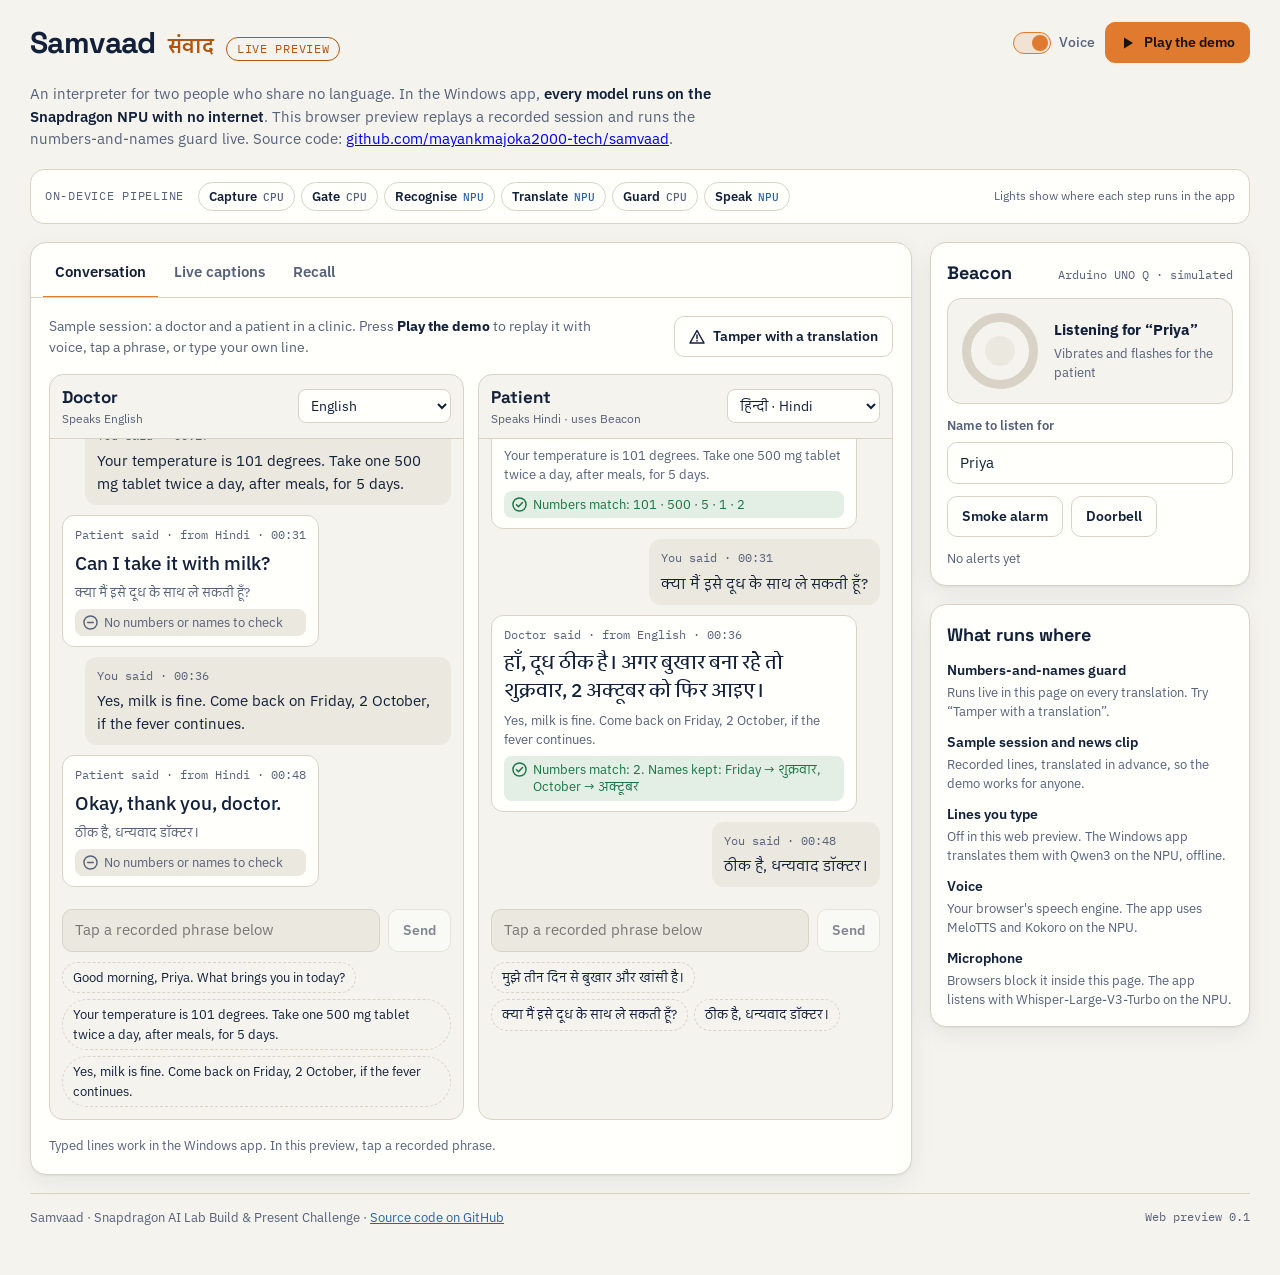
<file: web/index.html>
<!doctype html><html><head><meta charset=utf8><meta name=viewport content="width=device-width,initial-scale=1,viewport-fit=cover"><style>:root{color-scheme:light;box-sizing:border-box;padding-top:env(safe-area-inset-top,0px);padding-bottom:env(safe-area-inset-bottom,0px)}html{scroll-padding-top:env(safe-area-inset-top,0px)}body{margin:0;padding:0;font:14px -apple-system,BlinkMacSystemFont,sans-serif;background:#faf9f5;color:#141413}img{max-width:100%}[hidden]:not([hidden=until-found i]){display:none!important}</style></head><body>
<title>Samvaad Live</title>
<link rel="preconnect" href="https://fonts.googleapis.com">
<link rel="preconnect" href="https://fonts.gstatic.com" crossorigin>
<link rel="stylesheet" href="https://fonts.googleapis.com/css2?family=IBM+Plex+Mono:wght@400;500&family=IBM+Plex+Sans+Devanagari:wght@400;600&family=IBM+Plex+Sans:wght@400;500;600&family=Space+Grotesk:wght@500;700&display=swap">
<style>
/* Layout: an interpreter console. Pipeline strip on top, the working surface (conversation / captions / recall) on the left, the Beacon device and an honest "what runs where" card on the right rail. */
:root {
  --bg: #F4F3EE;
  --surface: #FFFFFC;
  --surface-2: #EBE8DF;
  --ink: #122039;
  --muted: #56617A;
  --line: #D8D3C6;
  --accent: #B3530E;
  --accent-fill: #E07A2E;
  --accent-soft: rgba(224, 122, 46, 0.14);
  --on-accent: #1B1206;
  --npu: #2A64A8;
  --npu-soft: rgba(42, 100, 168, 0.12);
  --good: #1B7446;
  --good-soft: rgba(27, 116, 70, 0.12);
  --warn: #8A5B00;
  --warn-soft: rgba(176, 120, 0, 0.14);
  --bad: #B3261E;
  --bad-soft: rgba(179, 38, 30, 0.11);
  --frame-bg: #0B1426;
  --frame-ink: #F4F6FA;
  --frame-muted: #A9B6CB;
  --frame-bar: rgba(6, 11, 24, 0.84);
  --shadow: 0 1px 2px rgba(18, 32, 57, 0.06), 0 8px 24px rgba(18, 32, 57, 0.06);
  --f-display: 'Space Grotesk', 'IBM Plex Sans', Arial, sans-serif;
  --f-body: 'IBM Plex Sans', 'IBM Plex Sans Devanagari', system-ui, -apple-system, 'Segoe UI', sans-serif;
  --f-mono: 'IBM Plex Mono', ui-monospace, 'SFMono-Regular', Menlo, monospace;
}
@media (prefers-color-scheme: dark) {
  :root:not([data-theme="light"]) {
    --bg: #0D1729; --surface: #15233B; --surface-2: #1C2D4A; --ink: #EDF0F5; --muted: #9DAAC0; --line: #2A3C5C;
    --accent: #F2984A; --accent-soft: rgba(240, 145, 63, 0.16); --npu: #86B5EC; --npu-soft: rgba(134, 181, 236, 0.14);
    --good: #66D19A; --good-soft: rgba(102, 209, 154, 0.13); --warn: #E8B955; --warn-soft: rgba(232, 185, 85, 0.14);
    --bad: #F2877E; --bad-soft: rgba(242, 135, 126, 0.14); --shadow: 0 1px 2px rgba(0, 0, 0, 0.3), 0 8px 24px rgba(0, 0, 0, 0.25);
    color-scheme: dark;
  }
}
:root[data-theme="dark"] {
  --bg: #0D1729; --surface: #15233B; --surface-2: #1C2D4A; --ink: #EDF0F5; --muted: #9DAAC0; --line: #2A3C5C;
  --accent: #F2984A; --accent-soft: rgba(240, 145, 63, 0.16); --npu: #86B5EC; --npu-soft: rgba(134, 181, 236, 0.14);
  --good: #66D19A; --good-soft: rgba(102, 209, 154, 0.13); --warn: #E8B955; --warn-soft: rgba(232, 185, 85, 0.14);
  --bad: #F2877E; --bad-soft: rgba(242, 135, 126, 0.14); --shadow: 0 1px 2px rgba(0, 0, 0, 0.3), 0 8px 24px rgba(0, 0, 0, 0.25);
  color-scheme: dark;
}
* { box-sizing: border-box; }
body { background: var(--bg); color: var(--ink); font-family: var(--f-body); font-size: 15px; line-height: 1.5; }
.app { max-width: 1260px; margin: 0 auto; padding-inline: 20px; padding-block: 20px 48px; display: flex; flex-direction: column; gap: 18px; }
h1, h2, h3 { font-family: var(--f-display); margin: 0; text-wrap: balance; }
p { margin: 0; }
button, input, select { font: inherit; color: inherit; }
button:focus-visible, input:focus-visible, select:focus-visible, [tabindex]:focus-visible { outline: 2px solid var(--npu); outline-offset: 2px; }

/* Header */
.top { display: flex; flex-wrap: wrap; align-items: center; justify-content: space-between; gap: 14px; }
.brand { display: flex; align-items: baseline; flex-wrap: wrap; gap: 10px 12px; }
.brand h1 { font-size: 30px; font-weight: 700; letter-spacing: -0.02em; }
.brand .deva { font-family: 'IBM Plex Sans Devanagari', var(--f-body); color: var(--accent); font-size: 20px; font-weight: 600; }
.tag { font-family: var(--f-mono); font-size: 12px; letter-spacing: 0.06em; text-transform: uppercase; color: var(--accent); border: 1px solid currentColor; border-radius: 999px; padding: 2px 10px; }
.top-actions { display: flex; align-items: center; gap: 10px; flex-wrap: wrap; }
.lede { color: var(--muted); max-width: 78ch; font-size: 15px; }
.lede b { color: var(--ink); font-weight: 600; }

/* Buttons and controls */
.btn { display: inline-flex; align-items: center; justify-content: center; gap: 8px; border: 1px solid var(--line); background: var(--surface); color: var(--ink); border-radius: 10px; padding: 9px 14px; font-weight: 600; font-size: 14px; cursor: pointer; transition: background 0.15s, border-color 0.15s; white-space: nowrap; }
.btn:hover { border-color: var(--muted); }
.btn:disabled { opacity: 0.5; cursor: not-allowed; }
.btn.primary { background: var(--accent-fill); border-color: var(--accent-fill); color: var(--on-accent); }
.btn.primary:hover { filter: brightness(1.05); }
.btn.ghost { background: transparent; }
.btn svg { width: 16px; height: 16px; flex: none; }
.switch { display: inline-flex; align-items: center; gap: 8px; font-size: 14px; font-weight: 500; cursor: pointer; user-select: none; }
.switch input { appearance: none; width: 38px; height: 22px; border-radius: 999px; background: var(--surface-2); border: 1px solid var(--line); position: relative; cursor: pointer; margin: 0; transition: background 0.15s; }
.switch input::after { content: ""; position: absolute; top: 2px; left: 2px; width: 16px; height: 16px; border-radius: 50%; background: var(--muted); transition: transform 0.15s, background 0.15s; }
.switch input:checked { background: var(--accent-soft); border-color: var(--accent-fill); }
.switch input:checked::after { transform: translateX(16px); background: var(--accent-fill); }
.seg { display: inline-flex; border: 1px solid var(--line); border-radius: 10px; overflow: hidden; background: var(--surface); }
.seg button { border: 0; background: transparent; padding: 7px 12px; font-size: 14px; font-weight: 500; cursor: pointer; color: var(--muted); }
.seg button[aria-pressed="true"] { background: var(--surface-2); color: var(--ink); font-weight: 600; }
select { border: 1px solid var(--line); background: var(--surface); border-radius: 8px; padding: 6px 8px; font-size: 14px; max-width: 100%; }
input[type="text"] { border: 1px solid var(--line); background: var(--surface); border-radius: 10px; padding: 9px 12px; font-size: 15px; width: 100%; min-width: 0; }
input[type="text"]:disabled { background: var(--surface-2); color: var(--muted); }
label { font-size: 13px; font-weight: 600; color: var(--muted); }

/* Pipeline strip */
.pipeline { display: flex; align-items: center; flex-wrap: wrap; gap: 10px 14px; background: var(--surface); border: 1px solid var(--line); border-radius: 14px; padding: 12px 14px; }
.pipe-label { font-family: var(--f-mono); font-size: 12px; letter-spacing: 0.06em; text-transform: uppercase; color: var(--muted); }
.stages { list-style: none; margin: 0; padding: 0; display: flex; flex-wrap: wrap; align-items: center; gap: 6px; }
.stage { display: inline-flex; align-items: baseline; gap: 6px; border: 1px solid var(--line); border-radius: 999px; padding: 4px 10px; font-size: 13px; font-weight: 600; transition: background 0.12s, border-color 0.12s, color 0.12s; }
.stage small { font-family: var(--f-mono); font-size: 11px; font-weight: 500; color: var(--muted); }
.stage.npu small { color: var(--npu); }
.stage.on { background: var(--accent-soft); border-color: var(--accent-fill); color: var(--ink); }
.stage.on small { color: var(--accent); }
.pipe-note { font-size: 12px; color: var(--muted); margin-left: auto; }

/* Layout */
.layout { display: grid; grid-template-columns: minmax(0, 1fr) 320px; gap: 18px; align-items: start; }
.main { background: var(--surface); border: 1px solid var(--line); border-radius: 16px; box-shadow: var(--shadow); min-width: 0; }
.tabs { display: flex; gap: 4px; border-bottom: 1px solid var(--line); padding: 8px 12px 0; overflow-x: auto; }
.tab { border: 0; background: transparent; padding: 10px 12px 12px; font-weight: 600; font-size: 15px; color: var(--muted); cursor: pointer; border-bottom: 2px solid transparent; margin-bottom: -1px; white-space: nowrap; }
.tab[aria-selected="true"] { color: var(--ink); border-bottom-color: var(--accent-fill); }
.panel { padding: 18px; display: flex; flex-direction: column; gap: 16px; }
.bar { display: flex; flex-wrap: wrap; align-items: center; justify-content: space-between; gap: 10px 16px; }
.hint { color: var(--muted); font-size: 14px; max-width: 70ch; }
.hint b { color: var(--ink); }

/* Conversation */
.panes { display: grid; grid-template-columns: 1fr 1fr; gap: 14px; }
.pane { border: 1px solid var(--line); border-radius: 14px; background: var(--bg); display: flex; flex-direction: column; min-width: 0; }
.pane-head { display: flex; align-items: center; justify-content: space-between; gap: 10px; padding: 10px 12px; border-bottom: 1px solid var(--line); }
.who { display: flex; flex-direction: column; }
.who b { font-family: var(--f-display); font-size: 17px; }
.who span { font-size: 12px; color: var(--muted); }
.msgs { display: flex; flex-direction: column; gap: 10px; padding: 12px; min-height: 260px; max-height: 460px; overflow-y: auto; }
.msg { border-radius: 12px; padding: 10px 12px; display: flex; flex-direction: column; gap: 6px; max-width: 94%; min-width: 0; }
.msg .meta { font-family: var(--f-mono); font-size: 11.5px; color: var(--muted); }
.msg.own { align-self: flex-end; background: var(--surface-2); }
.msg.own .txt { font-size: 15px; }
.msg.in { align-self: flex-start; background: var(--surface); border: 1px solid var(--line); }
.msg.in .txt { font-size: 19px; line-height: 1.45; font-weight: 500; }
.msg .orig { font-size: 13px; color: var(--muted); }
.msg.flash { animation: flash 1.2s ease-out; }
@keyframes flash { from { box-shadow: 0 0 0 3px var(--accent-fill); } to { box-shadow: 0 0 0 0 transparent; } }
.msg.pending .txt { color: var(--muted); font-size: 14px; font-weight: 500; }
.dots { display: inline-flex; gap: 4px; align-items: center; }
.dots i { width: 6px; height: 6px; border-radius: 50%; background: var(--muted); animation: blink 1s infinite; }
.dots i:nth-child(2) { animation-delay: 0.15s; }
.dots i:nth-child(3) { animation-delay: 0.3s; }
@keyframes blink { 0%, 100% { opacity: 0.25; } 50% { opacity: 1; } }
.guard { display: flex; align-items: flex-start; gap: 6px; font-size: 12.5px; line-height: 1.4; border-radius: 8px; padding: 5px 8px; }
.guard svg { width: 15px; height: 15px; flex: none; margin-top: 1px; }
.guard.pass { color: var(--good); background: var(--good-soft); }
.guard.confirm { color: var(--warn); background: var(--warn-soft); }
.guard.hold { color: var(--bad); background: var(--bad-soft); }
.guard.none { color: var(--muted); background: var(--surface-2); }
.msg.held .txt { text-decoration: line-through; text-decoration-color: var(--bad); text-decoration-thickness: 2px; }
.composer { display: flex; gap: 8px; padding: 10px 12px 0; }
.phrases { display: flex; flex-wrap: wrap; gap: 6px; padding: 10px 12px 12px; }
.chip { border: 1px dashed var(--line); background: transparent; border-radius: 999px; padding: 5px 10px; font-size: 13px; cursor: pointer; color: var(--ink); text-align: left; max-width: 100%; }
.chip:hover { border-style: solid; border-color: var(--muted); }
.note { font-size: 13px; color: var(--muted); }
.note.warn { color: var(--warn); }

/* Captions */
.frame { position: relative; width: 100%; max-width: 100%; aspect-ratio: 16 / 9; border-radius: 14px; overflow: hidden; background:
  radial-gradient(120% 90% at 78% 18%, rgba(224, 122, 46, 0.28), transparent 55%),
  radial-gradient(90% 80% at 12% 90%, rgba(42, 100, 168, 0.35), transparent 60%),
  linear-gradient(160deg, #13223D, var(--frame-bg)); color: var(--frame-ink); }
.frame-top { position: absolute; top: 12px; left: 14px; right: 14px; display: flex; justify-content: space-between; align-items: center; gap: 10px; font-family: var(--f-mono); font-size: 12px; color: var(--frame-muted); }
.onair { display: inline-flex; align-items: center; gap: 6px; }
.onair::before { content: ""; width: 8px; height: 8px; border-radius: 50%; background: var(--frame-muted); }
.frame.playing .onair::before { background: #F0913F; }
.bars { display: inline-flex; align-items: flex-end; gap: 3px; height: 18px; }
.bars i { width: 4px; height: 4px; background: var(--frame-muted); border-radius: 2px; }
.frame.playing .bars i { animation: level 0.9s ease-in-out infinite; background: var(--frame-ink); }
.frame.playing .bars i:nth-child(2) { animation-delay: 0.1s; }
.frame.playing .bars i:nth-child(3) { animation-delay: 0.25s; }
.frame.playing .bars i:nth-child(4) { animation-delay: 0.05s; }
.frame.playing .bars i:nth-child(5) { animation-delay: 0.3s; }
@keyframes level { 0%, 100% { height: 4px; } 50% { height: 18px; } }
.lower-third { position: absolute; left: 14px; top: 40%; display: flex; flex-direction: column; gap: 2px; }
.lower-third b { font-family: var(--f-display); font-size: clamp(18px, 3.4vw, 30px); letter-spacing: -0.01em; }
.lower-third span { font-size: 13px; color: var(--frame-muted); }
.capbar { position: absolute; left: 0; right: 0; bottom: 0; background: var(--frame-bar); padding: 10px 16px 12px; display: flex; flex-direction: column; gap: 3px; min-height: 30%; justify-content: flex-end; }
.capbar .src { font-size: clamp(12px, 1.8vw, 15px); color: var(--frame-muted); min-height: 1.4em; }
.capbar .src .partial { opacity: 0.5; font-style: italic; }
.capbar .dst { font-size: clamp(15px, 2.6vw, 22px); font-weight: 600; line-height: 1.35; min-height: 1.35em; }
.cap-log { list-style: none; margin: 0; padding: 0; display: flex; flex-direction: column; gap: 10px; }
.cap-log li { display: grid; grid-template-columns: 52px minmax(0, 1fr); gap: 4px 12px; padding: 10px 0; border-top: 1px solid var(--line); }
.cap-log .time { font-family: var(--f-mono); font-size: 12px; color: var(--muted); padding-top: 3px; }
.cap-log .line { font-size: 16px; font-weight: 500; }
.cap-log .orig { font-size: 13px; color: var(--muted); }
.cap-log .body { display: flex; flex-direction: column; gap: 4px; min-width: 0; }

/* Recall */
.recall { display: grid; grid-template-columns: minmax(0, 1fr) minmax(0, 1fr); gap: 18px; align-items: start; }
.ask { display: flex; flex-direction: column; gap: 10px; }
.ask-row { display: flex; gap: 8px; }
.chips { display: flex; flex-wrap: wrap; gap: 6px; }
.answer { border: 1px solid var(--line); border-radius: 12px; padding: 14px; background: var(--bg); display: flex; flex-direction: column; gap: 10px; min-height: 120px; }
.answer .a-text { font-size: 18px; line-height: 1.45; font-weight: 500; }
.answer .a-empty { color: var(--muted); font-size: 14px; }
.cites { display: flex; flex-wrap: wrap; gap: 6px; align-items: center; font-size: 13px; color: var(--muted); }
.cite { font-family: var(--f-mono); font-size: 12px; border: 1px solid var(--line); background: var(--surface); border-radius: 6px; padding: 2px 8px; cursor: pointer; color: var(--ink); }
.moment { border-left: 3px solid var(--line); padding-left: 10px; display: flex; flex-direction: column; gap: 2px; }
.moment .meta { font-family: var(--f-mono); font-size: 12px; color: var(--muted); }
.transcript-wrap { display: flex; flex-direction: column; gap: 8px; min-width: 0; }
.transcript { list-style: none; margin: 0; padding: 0; display: flex; flex-direction: column; max-height: 520px; overflow-y: auto; border: 1px solid var(--line); border-radius: 12px; }
.transcript li { display: grid; grid-template-columns: 50px minmax(0, 1fr); gap: 2px 10px; padding: 10px 12px; border-top: 1px solid var(--line); transition: background 0.3s; }
.transcript li:first-child { border-top: 0; }
.transcript li.hl { background: var(--accent-soft); }
.transcript .time { font-family: var(--f-mono); font-size: 12px; color: var(--muted); padding-top: 2px; }
.transcript .spk { font-size: 12px; font-weight: 600; color: var(--muted); text-transform: uppercase; letter-spacing: 0.05em; }
.transcript .t { font-size: 14.5px; }
.transcript .tr { font-size: 13px; color: var(--muted); }
.transcript .body { display: flex; flex-direction: column; gap: 2px; min-width: 0; }

/* Rail */
.rail { display: flex; flex-direction: column; gap: 18px; min-width: 0; }
.card { background: var(--surface); border: 1px solid var(--line); border-radius: 16px; padding: 16px; display: flex; flex-direction: column; gap: 12px; box-shadow: var(--shadow); }
.card h2 { font-size: 18px; }
.card-head { display: flex; justify-content: space-between; align-items: baseline; gap: 8px; flex-wrap: wrap; }
.mono { font-family: var(--f-mono); font-size: 11.5px; color: var(--muted); }
.device { --ring-c: var(--line); display: flex; align-items: center; gap: 16px; padding: 14px; border-radius: 14px; background: var(--bg); border: 1px solid var(--line); }
.ring { width: 76px; height: 76px; border-radius: 50%; border: 9px solid var(--ring-c); flex: none; position: relative; transition: border-color 0.2s; }
.ring::after { content: ""; position: absolute; inset: 14px; border-radius: 50%; background: var(--surface-2); }
.device.name { --ring-c: var(--accent-fill); }
.device.alarm { --ring-c: var(--bad); }
.device.door { --ring-c: var(--npu); }
.device.active .ring { animation: glow 0.6s ease-out 4; }
.device.buzz { animation: buzz 0.09s linear 10; }
@keyframes glow { from { box-shadow: 0 0 0 0 color-mix(in srgb, var(--ring-c) 55%, transparent); } to { box-shadow: 0 0 0 16px transparent; } }
@keyframes buzz { 0% { transform: translateX(0); } 25% { transform: translateX(-2px); } 75% { transform: translateX(2px); } 100% { transform: translateX(0); } }
.device-text { display: flex; flex-direction: column; gap: 2px; min-width: 0; }
.device-text b { font-size: 15px; }
.device-text span { font-size: 13px; color: var(--muted); }
.field { display: flex; flex-direction: column; gap: 6px; }
.row { display: flex; gap: 8px; flex-wrap: wrap; }
.events { list-style: none; margin: 0; padding: 0; display: flex; flex-direction: column; gap: 6px; font-size: 13px; }
.events li { display: grid; grid-template-columns: 64px minmax(0, 1fr); gap: 8px; }
.events .mono { padding-top: 1px; }
.events .none { display: block; color: var(--muted); }
.real dl { margin: 0; display: flex; flex-direction: column; gap: 10px; }
.real dt { font-weight: 600; font-size: 14px; }
.real dd { margin: 2px 0 0; font-size: 13px; color: var(--muted); }
.foot { display: flex; flex-wrap: wrap; justify-content: space-between; gap: 8px; font-size: 13px; color: var(--muted); border-top: 1px solid var(--line); padding-top: 14px; }

@media (max-width: 1000px) { .layout { grid-template-columns: minmax(0, 1fr); } .rail { display: grid; grid-template-columns: 1fr 1fr; } }
@media (max-width: 760px) { .panes, .recall, .rail { grid-template-columns: minmax(0, 1fr); } .pipe-note { margin-left: 0; } .panel { padding: 14px; } .app { padding-inline: 16px; } }
@media (prefers-reduced-motion: reduce) { *, *::before, *::after { animation: none !important; transition: none !important; } }
</style>

<div class="app">
  <header class="top">
    <div class="brand">
      <h1>Samvaad</h1>
      <span class="deva" lang="hi">संवाद</span>
      <span class="tag">Live preview</span>
    </div>
    <div class="top-actions">
      <label class="switch" for="voice-toggle"><input type="checkbox" id="voice-toggle" checked> Voice</label>
      <button id="play-demo" class="btn primary" type="button">
        <svg viewBox="0 0 16 16" aria-hidden="true"><path d="M4 2.5v11l9-5.5z" fill="currentColor"/></svg>
        <span>Play the demo</span>
      </button>
    </div>
  </header>

  <p class="lede">An interpreter for two people who share no language. In the Windows app, <b>every model runs on the Snapdragon NPU with no internet</b>. This browser preview replays a recorded session and runs the numbers-and-names guard live. Source code: <a href="https://github.com/mayankmajoka2000-tech/samvaad">github.com/mayankmajoka2000-tech/samvaad</a>.</p>

  <section class="pipeline" aria-label="On-device pipeline">
    <span class="pipe-label">On-device pipeline</span>
    <ol class="stages">
      <li class="stage" data-stage="capture">Capture <small>CPU</small></li>
      <li class="stage" data-stage="gate">Gate <small>CPU</small></li>
      <li class="stage npu" data-stage="recognise">Recognise <small>NPU</small></li>
      <li class="stage npu" data-stage="translate">Translate <small>NPU</small></li>
      <li class="stage" data-stage="guard">Guard <small>CPU</small></li>
      <li class="stage npu" data-stage="speak">Speak <small>NPU</small></li>
    </ol>
    <span class="pipe-note">Lights show where each step runs in the app</span>
  </section>

  <div class="layout">
    <main class="main">
      <div class="tabs" role="tablist" aria-label="Modes">
        <button class="tab" role="tab" id="tab-conv" aria-controls="panel-conv" aria-selected="true" type="button">Conversation</button>
        <button class="tab" role="tab" id="tab-cap" aria-controls="panel-cap" aria-selected="false" type="button">Live captions</button>
        <button class="tab" role="tab" id="tab-recall" aria-controls="panel-recall" aria-selected="false" type="button">Recall</button>
      </div>

      <section class="panel" id="panel-conv" role="tabpanel" aria-labelledby="tab-conv">
        <div class="bar">
          <p class="hint">Sample session: a doctor and a patient in a clinic. Press <b>Play the demo</b> to replay it with voice, tap a phrase, or type your own line.</p>
          <button id="tamper" class="btn ghost" type="button">
            <svg viewBox="0 0 16 16" aria-hidden="true"><path d="M8 1.5 15 14H1z" fill="none" stroke="currentColor" stroke-width="1.5" stroke-linejoin="round"/><path d="M8 6v3.5M8 11.5v.5" stroke="currentColor" stroke-width="1.5" stroke-linecap="round"/></svg>
            Tamper with a translation
          </button>
        </div>
        <div class="panes">
          <div class="pane" data-side="doctor">
            <div class="pane-head">
              <div class="who"><b>Doctor</b><span id="sub-doctor">Speaks English</span></div>
              <select id="lang-doctor" aria-label="Doctor's language"></select>
            </div>
            <div class="msgs" id="msgs-doctor" aria-live="polite"></div>
            <form class="composer" data-side="doctor">
              <input type="text" id="in-doctor" autocomplete="off" aria-label="Doctor's line">
              <button class="btn" type="submit">Send</button>
            </form>
            <div class="phrases" id="ph-doctor"></div>
          </div>
          <div class="pane" data-side="patient">
            <div class="pane-head">
              <div class="who"><b>Patient</b><span id="sub-patient">Speaks Hindi · uses Beacon</span></div>
              <select id="lang-patient" aria-label="Patient's language"></select>
            </div>
            <div class="msgs" id="msgs-patient" aria-live="polite"></div>
            <form class="composer" data-side="patient">
              <input type="text" id="in-patient" autocomplete="off" aria-label="Patient's line">
              <button class="btn" type="submit">Send</button>
            </form>
            <div class="phrases" id="ph-patient"></div>
          </div>
        </div>
        <p class="note" id="free-note"></p>
      </section>

      <section class="panel" id="panel-cap" role="tabpanel" aria-labelledby="tab-cap" hidden>
        <div class="bar">
          <p class="hint">Captions for any app's audio, translated into the reader's language. Words settle once two passes agree; the faint ones are still being decided.</p>
          <div class="row">
            <div class="seg" role="group" aria-label="Caption language">
              <button type="button" data-cap-lang="en" aria-pressed="true">English</button>
              <button type="button" data-cap-lang="hi" aria-pressed="false" lang="hi">हिन्दी</button>
            </div>
            <button id="cap-play" class="btn" type="button">
              <svg viewBox="0 0 16 16" aria-hidden="true"><path d="M4 2.5v11l9-5.5z" fill="currentColor"/></svg>
              <span>Play the clip</span>
            </button>
          </div>
        </div>
        <div class="frame" id="frame">
          <div class="frame-top"><span class="onair">Sample clip · Spanish evening news</span><span class="bars" aria-hidden="true"><i></i><i></i><i></i><i></i><i></i></span></div>
          <div class="lower-third"><b>Noticias de la noche</b><span>Madrid</span></div>
          <div class="capbar" aria-live="polite">
            <p class="src" id="cap-src" lang="es"></p>
            <p class="dst" id="cap-dst"></p>
          </div>
        </div>
        <ol class="cap-log" id="cap-log"></ol>
      </section>

      <section class="panel" id="panel-recall" role="tabpanel" aria-labelledby="tab-recall" hidden>
        <div class="recall">
          <div class="ask">
            <label for="q">Ask about this session</label>
            <form class="ask-row" id="ask-form">
              <input type="text" id="q" autocomplete="off" placeholder="What dose did the doctor prescribe?">
              <button id="ask-btn" class="btn primary" type="submit">Ask</button>
            </form>
            <div class="row" style="align-items:center">
              <span class="note">Answer in</span>
              <div class="seg" role="group" aria-label="Answer language">
                <button type="button" data-ans-lang="en" aria-pressed="true">English</button>
                <button type="button" data-ans-lang="hi" aria-pressed="false" lang="hi">हिन्दी</button>
              </div>
            </div>
            <div class="chips" id="q-chips"></div>
            <div class="answer" id="answer" aria-live="polite"><p class="a-empty">Pick a question above or type your own. Answers cite the moments they come from.</p></div>
          </div>
          <div class="transcript-wrap">
            <label>Session transcript</label>
            <ol class="transcript" id="transcript"></ol>
          </div>
        </div>
      </section>
    </main>

    <aside class="rail">
      <section class="card beacon">
        <div class="card-head"><h2>Beacon</h2><span class="mono">Arduino UNO Q · simulated</span></div>
        <div class="device" id="device">
          <div class="ring" aria-hidden="true"></div>
          <div class="device-text"><b id="beacon-status">Listening for “Priya”</b><span id="beacon-sub">Vibrates and flashes for the patient</span></div>
        </div>
        <div class="field">
          <label for="beacon-name">Name to listen for</label>
          <input type="text" id="beacon-name" value="Priya" autocomplete="off">
        </div>
        <div class="row">
          <button id="sim-alarm" class="btn ghost" type="button">Smoke alarm</button>
          <button id="sim-door" class="btn ghost" type="button">Doorbell</button>
        </div>
        <ol class="events" id="events"><li class="none">No alerts yet</li></ol>
      </section>

      <section class="card real">
        <h2>What runs where</h2>
        <dl>
          <div><dt>Numbers-and-names guard</dt><dd>Runs live in this page on every translation. Try “Tamper with a translation”.</dd></div>
          <div><dt>Sample session and news clip</dt><dd>Recorded lines, translated in advance, so the demo works for anyone.</dd></div>
          <div><dt>Lines you type</dt><dd>Off in this web preview. The Windows app translates them with Qwen3 on the NPU, offline.</dd></div>
          <div><dt>Voice</dt><dd>Your browser's speech engine. The app uses MeloTTS and Kokoro on the NPU.</dd></div>
          <div><dt>Microphone</dt><dd>Browsers block it inside this page. The app listens with Whisper-Large-V3-Turbo on the NPU.</dd></div>
        </dl>
      </section>
    </aside>
  </div>

  <footer class="foot">
    <span>Samvaad · Snapdragon AI Lab Build &amp; Present Challenge · <a href="https://github.com/mayankmajoka2000-tech/samvaad" style="color:var(--npu)">Source code on GitHub</a></span>
    <span class="mono">Web preview 0.1</span>
  </footer>
</div>

<script>
(function () {
  "use strict";
  var $ = function (s) { return document.querySelector(s); };
  var $$ = function (s) { return Array.prototype.slice.call(document.querySelectorAll(s)); };

  var LANGS = {
    en: { name: "English", native: "English", sp: "en-IN" },
    hi: { name: "Hindi", native: "हिन्दी", sp: "hi-IN" },
    es: { name: "Spanish", native: "Español", sp: "es-ES" },
    ta: { name: "Tamil", native: "தமிழ்", sp: "ta-IN" },
    bn: { name: "Bengali", native: "বাংলা", sp: "bn-IN" },
    mr: { name: "Marathi", native: "मराठी", sp: "mr-IN" },
    fr: { name: "French", native: "Français", sp: "fr-FR" },
    ar: { name: "Arabic", native: "العربية", sp: "ar-SA" },
    sw: { name: "Swahili", native: "Kiswahili", sp: "sw-KE" },
    ja: { name: "Japanese", native: "日本語", sp: "ja-JP" },
    zh: { name: "Chinese", native: "中文", sp: "zh-CN" }
  };
  var WHO = { doctor: "Doctor", patient: "Patient", news: "News clip" };

  var SCRIPT = [
    { id: "m1", who: "doctor", lang: "en", t: 2, text: "Good morning, Priya. What brings you in today?", tr: { hi: "सुप्रभात, प्रिया। आज आप किस वजह से आई हैं?" }, names: [["Priya", "प्रिया"]] },
    { id: "m2", who: "patient", lang: "hi", t: 9, text: "मुझे तीन दिन से बुखार और खांसी है।", tr: { en: "I have had a fever and a cough for three days." }, names: [] },
    { id: "m3", who: "doctor", lang: "en", t: 17, text: "Your temperature is 101 degrees. Take one 500 mg tablet twice a day, after meals, for 5 days.", tr: { hi: "आपका तापमान 101 डिग्री है। खाने के बाद दिन में दो बार 500 mg की एक गोली लें, 5 दिन तक।" }, names: [] },
    { id: "m4", who: "patient", lang: "hi", t: 31, text: "क्या मैं इसे दूध के साथ ले सकती हूँ?", tr: { en: "Can I take it with milk?" }, names: [] },
    { id: "m5", who: "doctor", lang: "en", t: 36, text: "Yes, milk is fine. Come back on Friday, 2 October, if the fever continues.", tr: { hi: "हाँ, दूध ठीक है। अगर बुखार बना रहे तो शुक्रवार, 2 अक्टूबर को फिर आइए।" }, names: [["Friday", "शुक्रवार"], ["October", "अक्टूबर"]] },
    { id: "m6", who: "patient", lang: "hi", t: 48, text: "ठीक है, धन्यवाद डॉक्टर।", tr: { en: "Okay, thank you, doctor." }, names: [] }
  ];

  var CAPTIONS = [
    { id: "c1", t: 65, text: "Buenas noches. El metro de Madrid abrirá dos nuevas estaciones el 15 de octubre.",
      tr: { en: "Good evening. The Madrid metro will open two new stations on 15 October.", hi: "शुभ संध्या। मैड्रिड मेट्रो 15 अक्टूबर को दो नए स्टेशन खोलेगी।" },
      names: { en: [["Madrid", "Madrid"], ["octubre", "October"]], hi: [["Madrid", "मैड्रिड"], ["octubre", "अक्टूबर"]] } },
    { id: "c2", t: 74, text: "El proyecto costó 240 millones de euros y dará servicio a 50.000 viajeros al día.",
      tr: { en: "The project cost 240 million euros and will serve 50,000 passengers a day.", hi: "इस परियोजना पर 240 मिलियन यूरो खर्च हुए और यह हर दिन 50,000 यात्रियों को सेवा देगी।" },
      names: { en: [], hi: [] } },
    { id: "c3", t: 84, text: "Mañana, lluvia en el norte y hasta 24 grados en Sevilla.",
      tr: { en: "Tomorrow, rain in the north and up to 24 degrees in Seville.", hi: "कल उत्तर में बारिश और सेविल में 24 डिग्री तक तापमान।" },
      names: { en: [["Sevilla", "Seville"]], hi: [["Sevilla", "सेविल"]] } }
  ];

  var PRESETS = [
    { q: { en: "What dose did the doctor prescribe?", hi: "डॉक्टर ने कितनी खुराक बताई?" }, cite: ["m3"],
      a: { en: "One 500 mg tablet twice a day, after meals, for 5 days.", hi: "खाने के बाद दिन में दो बार 500 mg की एक गोली, 5 दिन तक।" } },
    { q: { en: "When should Priya come back?", hi: "प्रिया को दोबारा कब आना है?" }, cite: ["m5"],
      a: { en: "On Friday, 2 October, if the fever continues.", hi: "अगर बुखार बना रहे तो शुक्रवार, 2 अक्टूबर को।" } },
    { q: { en: "When do the new metro stations open?", hi: "नए मेट्रो स्टेशन कब खुलेंगे?" }, cite: ["c1"],
      a: { en: "On 15 October. Madrid is opening two new stations.", hi: "15 अक्टूबर को। मैड्रिड दो नए स्टेशन खोल रहा है।" } },
    { q: { en: "What is tomorrow's weather?", hi: "कल का मौसम कैसा रहेगा?" }, cite: ["c3"],
      a: { en: "Rain in the north and up to 24 degrees in Seville.", hi: "उत्तर में बारिश और सेविल में 24 डिग्री तक।" } }
  ];

  var KNOWN_NAMES = { priya: ["प्रिया"] };

  var state = {
    messages: [], captions: [], voice: true, t0: null, uid: 0,
    demoToken: 0, demoRunning: false, capToken: 0, capRunning: false,
    capLang: "en", ansLang: "en", sample: null, sampleState: "pending", samplePromise: null,
    langs: { doctor: "en", patient: "hi" }
  };

  /* ---------- helpers ---------- */
  function el(tag, cls, text) { var n = document.createElement(tag); if (cls) n.className = cls; if (text != null) n.textContent = text; return n; }
  function wait(ms) { return new Promise(function (r) { setTimeout(r, ms); }); }
  function now() { return performance.now(); }
  function sessionSeconds() { if (state.t0 == null) state.t0 = now(); return (now() - state.t0) / 1000; }
  function fmt(sec) { sec = Math.max(0, Math.round(sec)); var m = Math.floor(sec / 60), s = sec % 60; return (m < 10 ? "0" : "") + m + ":" + (s < 10 ? "0" : "") + s; }
  function other(side) { return side === "doctor" ? "patient" : "doctor"; }
  function wallTime() { var d = new Date(); return d.toLocaleTimeString([], { hour: "2-digit", minute: "2-digit", second: "2-digit" }); }
  var ICONS = {
    pass: '<svg viewBox="0 0 16 16" aria-hidden="true"><circle cx="8" cy="8" r="7" fill="none" stroke="currentColor" stroke-width="1.5"/><path d="m4.8 8.2 2.1 2.1 4.3-4.5" fill="none" stroke="currentColor" stroke-width="1.6" stroke-linecap="round" stroke-linejoin="round"/></svg>',
    hold: '<svg viewBox="0 0 16 16" aria-hidden="true"><circle cx="8" cy="8" r="7" fill="none" stroke="currentColor" stroke-width="1.5"/><path d="M8 4.5v4.2M8 11v.4" stroke="currentColor" stroke-width="1.7" stroke-linecap="round"/></svg>',
    confirm: '<svg viewBox="0 0 16 16" aria-hidden="true"><path d="M8 1.8 15 14H1z" fill="none" stroke="currentColor" stroke-width="1.4" stroke-linejoin="round"/><path d="M8 6.2v3.3M8 11.6v.3" stroke="currentColor" stroke-width="1.6" stroke-linecap="round"/></svg>',
    none: '<svg viewBox="0 0 16 16" aria-hidden="true"><circle cx="8" cy="8" r="7" fill="none" stroke="currentColor" stroke-width="1.5"/><path d="M5 8h6" stroke="currentColor" stroke-width="1.6" stroke-linecap="round"/></svg>'
  };

  /* ---------- the numbers-and-names guard (runs for real) ---------- */
  var DIGIT_BASES = [0x0966, 0x09E6, 0x0BE6, 0x0660, 0x06F0, 0xFF10, 0x0AE6, 0x0A66, 0x0CE6, 0x0C66, 0x0D66];
  function normDigits(s) {
    var out = "";
    for (var i = 0; i < s.length; i++) {
      var c = s.charCodeAt(i), mapped = null;
      for (var j = 0; j < DIGIT_BASES.length; j++) { if (c >= DIGIT_BASES[j] && c <= DIGIT_BASES[j] + 9) { mapped = String(c - DIGIT_BASES[j]); break; } }
      out += mapped != null ? mapped : s[i];
    }
    return out;
  }
  var WORDS = {
    en: { zero: 0, one: 1, two: 2, three: 3, four: 4, five: 5, six: 6, seven: 7, eight: 8, nine: 9, ten: 10, eleven: 11, twelve: 12, once: 1, twice: 2, thrice: 3 },
    hi: { "शून्य": 0, "एक": 1, "दो": 2, "तीन": 3, "चार": 4, "पाँच": 5, "पांच": 5, "छह": 6, "छः": 6, "सात": 7, "आठ": 8, "नौ": 9, "दस": 10, "ग्यारह": 11, "बारह": 12 },
    es: { cero: 0, dos: 2, tres: 3, cuatro: 4, cinco: 5, seis: 6, siete: 7, ocho: 8, nueve: 9, diez: 10 }
  };
  function normNum(s) {
    if (/^\d{1,3}([.,]\d{3})+$/.test(s)) return String(parseInt(s.replace(/[.,]/g, ""), 10));
    var v = parseFloat(s.replace(",", "."));
    return isNaN(v) ? s : String(v);
  }
  function facts(text, lang) {
    var t = normDigits(text || "");
    var digits = [], words = [];
    var re = /\d+(?:[.,]\d+)*/g, m;
    while ((m = re.exec(t))) digits.push(normNum(m[0]));
    var map = WORDS[lang];
    if (map) {
      t.toLowerCase().split(/[\s.,!?;:।॥"'“”‘’()\[\]\-–—]+/).forEach(function (tok) {
        if (tok && Object.prototype.hasOwnProperty.call(map, tok)) words.push(String(map[tok]));
      });
    }
    return { digits: digits, words: words, all: digits.concat(words) };
  }
  function minus(a, b) { var rest = b.slice(), out = []; a.forEach(function (x) { var i = rest.indexOf(x); if (i >= 0) rest.splice(i, 1); else out.push(x); }); return out; }
  function uniq(a) { return a.filter(function (x, i) { return a.indexOf(x) === i; }); }
  function guard(src, srcLang, tgt, tgtLang, names) {
    var a = facts(src, srcLang), b = facts(tgt, tgtLang);
    var missing = minus(a.all, b.all), extra = minus(b.all, a.all);
    var digitProblem = a.digits.some(function (d) { return b.all.indexOf(d) < 0; }) || b.digits.some(function (d) { return a.all.indexOf(d) < 0; });
    var lostNames = (names || []).filter(function (p) { return p[1] && tgt.toLowerCase().indexOf(String(p[1]).toLowerCase()) < 0; });
    var status = "pass";
    if (digitProblem || lostNames.length) status = "hold";
    else if (missing.length || extra.length) status = "confirm";
    else if (!a.all.length && !(names || []).length) status = "none";
    return { status: status, nums: uniq(a.all), missing: uniq(missing), extra: uniq(extra), names: names || [], lostNames: lostNames };
  }
  function guardNode(g) {
    var n = el("div", "guard " + g.status);
    var msg = "";
    if (g.status === "pass") {
      var parts = [];
      if (g.nums.length) parts.push("Numbers match: " + g.nums.join(" · "));
      if (g.names.length) parts.push("Names kept: " + g.names.map(function (p) { return p[0] === p[1] ? p[0] : p[0] + " → " + p[1]; }).join(", "));
      msg = parts.join(". ");
    } else if (g.status === "hold") {
      var bits = [];
      if (g.missing.length) bits.push(g.missing.join(", ") + (g.missing.length > 1 ? " are" : " is") + " in the original but missing here");
      if (g.extra.length) bits.push(g.extra.join(", ") + (g.extra.length > 1 ? " appear" : " appears") + " instead");
      if (g.lostNames.length) bits.push("name " + g.lostNames.map(function (p) { return p[0]; }).join(", ") + " was lost");
      msg = "Held for review: " + (bits.join("; ") || "numbers differ") + ". Not spoken aloud; ask the speaker to repeat.";
    } else if (g.status === "confirm") {
      msg = "Please confirm: number words differ (" + (g.missing.concat(g.extra).join(", ")) + ").";
    } else {
      msg = "No numbers or names to check";
    }
    n.innerHTML = ICONS[g.status];
    n.appendChild(el("span", null, msg));
    return n;
  }

  /* ---------- pipeline lights ---------- */
  var stageEls = {};
  $$(".stage").forEach(function (s) { stageEls[s.dataset.stage] = s; });
  function setStage(name) { Object.keys(stageEls).forEach(function (k) { stageEls[k].classList.toggle("on", k === name); }); }
  async function runStages(names, total, alive) {
    var step = total / names.length;
    for (var i = 0; i < names.length; i++) { if (alive && !alive()) return; setStage(names[i]); await wait(step); }
  }

  /* ---------- speech ---------- */
  var synth = window.speechSynthesis || null;
  function pickVoice(lang) {
    if (!synth) return null;
    var list = synth.getVoices() || [], code = LANGS[lang] ? LANGS[lang].sp : lang;
    var exact = list.filter(function (v) { return v.lang && v.lang.toLowerCase() === code.toLowerCase(); });
    if (exact.length) return exact[0];
    var pref = list.filter(function (v) { return v.lang && v.lang.toLowerCase().indexOf(lang) === 0; });
    return pref[0] || null;
  }
  function speak(text, lang) {
    return new Promise(function (resolve) {
      if (!state.voice || !synth || typeof SpeechSynthesisUtterance === "undefined") { setTimeout(resolve, 900); return; }
      var done = false, finish = function () { if (!done) { done = true; resolve(); } };
      try {
        var u = new SpeechSynthesisUtterance(text);
        u.lang = LANGS[lang] ? LANGS[lang].sp : lang;
        var v = pickVoice(lang); if (v) u.voice = v;
        u.rate = 1; u.onend = finish; u.onerror = finish;
        synth.speak(u);
        setTimeout(finish, Math.min(14000, 1500 + text.length * 90));
      } catch (e) { setTimeout(finish, 900); }
    });
  }
  function stopSpeech() { try { if (synth) synth.cancel(); } catch (e) {} }

  /* ---------- Beacon ---------- */
  var device = $("#device"), beaconStatus = $("#beacon-status"), beaconSub = $("#beacon-sub"), eventsEl = $("#events");
  var beaconTimer = null;
  function beaconName() { return ($("#beacon-name").value || "").trim(); }
  function idleBeacon() {
    device.className = "device";
    var n = beaconName();
    beaconStatus.textContent = n ? "Listening for “" + n + "”" : "Listening for alarms";
    beaconSub.textContent = "Vibrates and flashes for the patient";
  }
  function fireBeacon(kind, title, sub) {
    clearTimeout(beaconTimer);
    device.className = "device";
    void device.offsetWidth;
    device.className = "device active buzz " + kind;
    beaconStatus.textContent = title;
    beaconSub.textContent = sub;
    if (eventsEl.querySelector(".none")) eventsEl.innerHTML = "";
    var li = el("li");
    li.appendChild(el("span", "mono", wallTime().slice(0, 8)));
    li.appendChild(el("span", null, title + " · " + sub));
    eventsEl.insertBefore(li, eventsEl.firstChild);
    while (eventsEl.children.length > 6) eventsEl.removeChild(eventsEl.lastChild);
    beaconTimer = setTimeout(idleBeacon, 3200);
  }
  function escapeRe(s) { return s.replace(/[.*+?^${}()|[\]\\]/g, "\\$&"); }
  function checkBeacon(texts, where) {
    var n = beaconName(); if (!n) return false;
    var candidates = [n].concat(KNOWN_NAMES[n.toLowerCase()] || []);
    var hit = texts.some(function (t) {
      return candidates.some(function (c) {
        if (/^[\x00-\x7F]+$/.test(c)) return new RegExp("(^|[^A-Za-z])" + escapeRe(c) + "([^A-Za-z]|$)", "i").test(t || "");
        return (t || "").indexOf(c) >= 0;
      });
    });
    if (hit) fireBeacon("name", "Name heard: " + n, where);
    return hit;
  }
  $("#beacon-name").addEventListener("input", idleBeacon);
  $("#sim-alarm").addEventListener("click", function () { fireBeacon("alarm", "Smoke alarm", "Sound model heard an alarm pattern"); });
  $("#sim-door").addEventListener("click", function () { fireBeacon("door", "Doorbell", "Sound model heard the doorbell"); });

  /* ---------- conversation rendering ---------- */
  function langOptions(select, value) {
    select.innerHTML = "";
    Object.keys(LANGS).forEach(function (k) {
      var o = el("option", null, k === "en" ? "English" : LANGS[k].native + " · " + LANGS[k].name);
      o.value = k; if (k === value) o.selected = true; select.appendChild(o);
    });
  }
  function scriptMode() { return state.langs.doctor === "en" && state.langs.patient === "hi"; }
  function updateSubs() {
    $("#sub-doctor").textContent = "Speaks " + LANGS[state.langs.doctor].name;
    $("#sub-patient").textContent = "Speaks " + LANGS[state.langs.patient].name + " · uses Beacon";
  }
  function renderPhrases() {
    ["doctor", "patient"].forEach(function (side) {
      var box = $("#ph-" + side); box.innerHTML = "";
      if (!scriptMode()) { box.appendChild(el("span", "note", "Recorded phrases are in English and Hindi.")); return; }
      SCRIPT.filter(function (s) { return s.who === side; }).forEach(function (s) {
        var b = el("button", "chip", s.text); b.type = "button"; b.lang = s.lang;
        b.addEventListener("click", function () { if (!state.demoRunning) sendLine(side, s.text, s); });
        box.appendChild(b);
      });
    });
  }
  function clearPanes() { $("#msgs-doctor").innerHTML = ""; $("#msgs-patient").innerHTML = ""; }
  function scrollDown(box) { box.scrollTop = box.scrollHeight; }

  function ownNode(msg) {
    var n = el("div", "msg own");
    n.appendChild(el("span", "meta", "You said · " + fmt(msg.t)));
    var p = el("p", "txt", msg.text); p.lang = msg.srcLang; p.dir = "auto"; n.appendChild(p);
    return n;
  }
  function inNode(msg) {
    var n = el("div", "msg in" + (msg.guard.status === "hold" ? " held" : ""));
    n.dataset.id = msg.id;
    n.appendChild(el("span", "meta", WHO[msg.who] + " said · from " + LANGS[msg.srcLang].name + " · " + fmt(msg.t)));
    var p = el("p", "txt", msg.tr); p.lang = msg.tgtLang; p.dir = "auto"; n.appendChild(p);
    var o = el("p", "orig", msg.text); o.lang = msg.srcLang; o.dir = "auto"; n.appendChild(o);
    n.appendChild(guardNode(msg.guard));
    return n;
  }
  function renderMessage(msg, stage) {
    var speakerBox = $("#msgs-" + msg.who), listenerBox = $("#msgs-" + other(msg.who));
    if (stage !== "in") { msg.elOwn = ownNode(msg); speakerBox.appendChild(msg.elOwn); scrollDown(speakerBox); }
    if (stage !== "own") { msg.elIn = inNode(msg); listenerBox.appendChild(msg.elIn); scrollDown(listenerBox); }
  }
  function pendingBubble(side, label) {
    var n = el("div", "msg " + (label === "Listening" ? "own" : "in") + " pending");
    var p = el("p", "txt"); p.appendChild(document.createTextNode(label + " ")); var d = el("span", "dots"); d.innerHTML = "<i></i><i></i><i></i>"; p.appendChild(d);
    n.appendChild(p); var box = $("#msgs-" + side); box.appendChild(n); scrollDown(box); return n;
  }
  function makeMessage(who, text, tr, names, t, scriptRef) {
    var src = state.langs[who], tgt = state.langs[other(who)];
    var msg = { id: scriptRef ? scriptRef.id : "u" + (++state.uid), who: who, srcLang: src, tgtLang: tgt, text: text, tr: tr, names: names || [], t: t };
    msg.guard = guard(text, src, tr, tgt, msg.names);
    return msg;
  }

  /* ---------- one spoken line, end to end ---------- */
  async function playLine(side, s, alive) {
    var listen = pendingBubble(side, "Listening");
    await runStages(["capture", "gate", "recognise"], Math.min(2200, 700 + s.text.length * 18), alive);
    listen.remove();
    if (!alive()) return;
    var msg = makeMessage(side, s.text, s.tr[state.langs[other(side)]], s.names, sessionSeconds(), s);
    renderMessage(msg, "own");
    await runStages(["translate", "guard"], 700, alive);
    if (!alive()) return;
    state.messages.push(msg);
    renderMessage(msg, "in");
    msg.elIn.classList.add("flash");
    renderTranscript();
    if (side === "doctor") checkBeacon([msg.text, msg.tr], "Doctor, " + fmt(msg.t));
    if (msg.guard.status !== "hold") { setStage("speak"); await speak(msg.tr, msg.tgtLang); }
    else await wait(1200);
    setStage(null);
  }

  var playBtn = $("#play-demo");
  function setPlayLabel(t) { playBtn.querySelector("span").textContent = t; }
  async function playDemo() {
    if (state.demoRunning) { stopDemo(); return; }
    var token = ++state.demoToken; state.demoRunning = true;
    var alive = function () { return token === state.demoToken; };
    setPlayLabel("Stop");
    selectTab("conv");
    state.langs.doctor = "en"; state.langs.patient = "hi";
    $("#lang-doctor").value = "en"; $("#lang-patient").value = "hi";
    updateSubs(); renderPhrases(); updateFreeUI();
    state.messages = []; clearPanes(); state.t0 = now();
    renderTranscript();
    for (var i = 0; i < SCRIPT.length; i++) {
      if (!alive()) return;
      await playLine(SCRIPT[i].who, SCRIPT[i], alive);
      if (!alive()) return;
      await wait(450);
    }
    if (alive()) { state.demoRunning = false; setPlayLabel("Play again"); setStage(null); }
  }
  function stopDemo() {
    state.demoToken++; state.demoRunning = false; stopSpeech(); setStage(null); setPlayLabel("Play the demo");
    $$(".msg.pending").forEach(function (n) { n.remove(); });
  }
  playBtn.addEventListener("click", playDemo);

  /* ---------- sending a line (phrase or typed) ---------- */
  var freeNote = $("#free-note");
  function note(text, warn) { freeNote.textContent = text || ""; freeNote.className = "note" + (warn ? " warn" : ""); }

  async function sendLine(side, text, scriptRef) {
    text = (text || "").trim(); if (!text) return;
    note("");
    var src = state.langs[side], tgt = state.langs[other(side)];
    if (!scriptRef && scriptMode()) scriptRef = SCRIPT.filter(function (s) { return s.who === side && s.text === text; })[0];
    if (scriptRef && scriptRef.tr[tgt]) {
      var tok = ++state.demoToken; state.demoRunning = true; setPlayLabel("Stop");
      await playLine(side, scriptRef, function () { return tok === state.demoToken; });
      if (tok === state.demoToken) { state.demoRunning = false; setPlayLabel("Play the demo"); }
      return;
    }
    var t = sessionSeconds();
    var msgShell = { id: "u" + (state.uid + 1), who: side, srcLang: src, text: text, t: t };
    var ownEl = ownNode(msgShell); $("#msgs-" + side).appendChild(ownEl); scrollDown($("#msgs-" + side));
    if (src === tgt) {
      var same = makeMessage(side, text, text, [], t);
      same.elOwn = ownEl; state.messages.push(same); renderMessage(same, "in"); renderTranscript();
      if (side === "doctor") checkBeacon([text], "Doctor, " + fmt(t));
      return;
    }
    if (state.sampleState === "pending" && state.samplePromise) await state.samplePromise;
    if (!state.sample || state.sampleState === "off") {
      ownEl.remove();
      note("Typing your own lines works in the Windows app, where translation runs on the NPU. In this preview, tap a recorded phrase below.", true);
      return;
    }
    var pend = pendingBubble(other(side), "Translating");
    setStage("translate");
    try {
      var prompt = "You are the translation stage of Samvaad, an interpreter app for face-to-face conversations.\n" +
        "Translate the text from " + LANGS[src].name + " to " + LANGS[tgt].name + " as natural spoken " + LANGS[tgt].name + ".\n" +
        "Rules: keep every number exactly as written, using digits wherever the source uses digits (never convert units or counting systems); keep units such as mg and degrees; keep person and place names, transliterated into the target script when it differs.\n" +
        'Reply with only JSON like {"translation": "...", "names": [{"source": "Priya", "target": "प्रिया"}]}. Use an empty names list when there are none.\n\n' +
        "Text: " + JSON.stringify(text);
      var r = await state.sample.json(prompt, { modelTier: "quick" });
      pend.remove();
      if (!r || typeof r.translation !== "string" || !r.translation.trim()) throw { code: "invalid_json" };
      var names = Array.isArray(r.names) ? r.names.filter(function (p) { return p && typeof p.source === "string" && typeof p.target === "string"; }).map(function (p) { return [p.source, p.target]; }) : [];
      setStage("guard"); await wait(300);
      var msg = makeMessage(side, text, r.translation.trim(), names, t);
      msg.elOwn = ownEl;
      state.messages.push(msg);
      renderMessage(msg, "in");
      msg.elIn.classList.add("flash");
      renderTranscript();
      if (side === "doctor") checkBeacon([msg.text, msg.tr], "Doctor, " + fmt(msg.t));
      if (msg.guard.status !== "hold") { setStage("speak"); await speak(msg.tr, msg.tgtLang); }
    } catch (e) {
      pend.remove(); ownEl.remove();
      handleSampleError(e);
    } finally { setStage(null); }
  }
  function handleSampleError(e) {
    var code = e && e.code;
    if (["not_granted", "sampling_disabled", "not_declared", "capability_disabled", "capability_removed"].indexOf(code) >= 0) {
      state.sampleState = "off"; updateFreeUI();
      note("Claude isn't available to this page for you, so typed lines are off. The recorded phrases still work.", true);
    } else if (code === "rate_limited") note("Too many requests right now. Wait a minute, then send again.", true);
    else if (code === "session_expired") note("Your Claude session expired. Sign in again, then send the line.", true);
    else if (code === "refused") note("That line couldn't be translated. Try rewording it.", true);
    else if (code === "cancelled") note("");
    else note("The translation didn't come through. Send the line again.", true);
  }

  $$(".composer").forEach(function (f) {
    f.addEventListener("submit", function (ev) {
      ev.preventDefault();
      if (state.demoRunning) return;
      var side = f.dataset.side, input = $("#in-" + side), v = input.value;
      input.value = ""; sendLine(side, v);
    });
  });

  function updateFreeUI() {
    ["doctor", "patient"].forEach(function (side) {
      var input = $("#in-" + side), btn = input.form.querySelector("button");
      var off = state.sampleState === "off";
      input.disabled = off; btn.disabled = off;
      input.placeholder = off ? "Tap a recorded phrase below" : "Type a line in " + LANGS[state.langs[side]].name + "…";
    });
    if (state.sampleState === "off" && !freeNote.textContent) note("Typed lines work in the Windows app. In this preview, tap a recorded phrase.");
  }

  ["doctor", "patient"].forEach(function (side) {
    var s = $("#lang-" + side);
    langOptions(s, state.langs[side]);
    s.addEventListener("change", function () {
      if (state.demoRunning) stopDemo();
      state.langs[side] = s.value; updateSubs(); renderPhrases(); updateFreeUI();
    });
  });

  /* ---------- tamper test ---------- */
  $("#tamper").addEventListener("click", function () {
    var target = null, fallback = null;
    for (var i = state.messages.length - 1; i >= 0; i--) {
      var ds = facts(state.messages[i].tr, state.messages[i].tgtLang).digits;
      if (!ds.length) continue;
      if (!fallback) fallback = state.messages[i];
      if (ds.some(function (d) { return parseFloat(d) >= 100; })) { target = state.messages[i]; break; }
    }
    target = target || fallback;
    if (!target) { note("Send or replay a line with a number in it first, then tamper with it."); return; }
    var re = /\d+(?:[.,]\d+)*/g, m, best = null, tr = normDigits(target.tr);
    while ((m = re.exec(tr))) { var v = parseFloat(normNum(m[0])); if (!best || v > best.v) best = { v: v, s: m[0], i: m.index }; }
    var nv = best.v >= 10 && best.v % 10 === 0 ? best.v / 10 : best.v * 10;
    target.tr = tr.slice(0, best.i) + String(nv) + tr.slice(best.i + best.s.length);
    target.guard = guard(target.text, target.srcLang, target.tr, target.tgtLang, target.names);
    var fresh = inNode(target); target.elIn.replaceWith(fresh); target.elIn = fresh;
    fresh.classList.add("flash"); fresh.scrollIntoView({ block: "nearest", behavior: "smooth" });
    stopSpeech(); setStage("guard"); setTimeout(function () { setStage(null); }, 900);
    note("Changed " + best.s + " to " + nv + " in the translation. The guard caught it and held the line.");
    renderTranscript();
  });

  /* ---------- live captions ---------- */
  var capSrc = $("#cap-src"), capDst = $("#cap-dst"), capLog = $("#cap-log"), frame = $("#frame"), capBtn = $("#cap-play");
  function capGuard(c) { return guard(c.text, "es", c.tr[state.capLang], state.capLang, c.names[state.capLang]); }
  function capLogItem(c) {
    var li = el("li"); li.appendChild(el("span", "time", fmt(c.time)));
    var body = el("div", "body");
    var line = el("p", "line", c.tr[state.capLang]); line.lang = state.capLang; body.appendChild(line);
    var o = el("p", "orig", c.text); o.lang = "es"; body.appendChild(o);
    body.appendChild(guardNode(capGuard(c)));
    li.appendChild(body); return li;
  }
  function renderCapLog() {
    capLog.innerHTML = "";
    state.captions.slice().reverse().forEach(function (c) { capLog.appendChild(capLogItem(c)); });
    var last = state.captions[state.captions.length - 1];
    if (last && !state.capRunning) { capSrc.textContent = last.text; capDst.textContent = last.tr[state.capLang]; capDst.lang = state.capLang; }
  }
  async function playCaptions() {
    if (state.capRunning) { state.capToken++; state.capRunning = false; frame.classList.remove("playing"); stopSpeech(); setStage(null); capBtn.querySelector("span").textContent = "Play the clip"; renderCapLog(); return; }
    var token = ++state.capToken, alive = function () { return token === state.capToken; };
    state.capRunning = true; capBtn.querySelector("span").textContent = "Stop";
    frame.classList.add("playing");
    if (state.t0 == null) state.t0 = now();
    state.captions = []; renderCapLog(); renderTranscript();
    for (var i = 0; i < CAPTIONS.length; i++) {
      var c = CAPTIONS[i], words = c.text.split(" ");
      capDst.textContent = "";
      setStage("capture");
      for (var w = 1; w <= words.length; w++) {
        if (!alive()) return;
        var settled = words.slice(0, Math.max(0, w - 3)).join(" "), partial = words.slice(Math.max(0, w - 3), w).join(" ");
        capSrc.innerHTML = "";
        capSrc.appendChild(document.createTextNode(settled + (settled ? " " : "")));
        capSrc.appendChild(el("span", "partial", partial));
        setStage(w % 3 === 0 ? "gate" : "recognise");
        await wait(230);
      }
      capSrc.textContent = c.text;
      await runStages(["translate", "guard"], 600, alive);
      if (!alive()) return;
      var item = { id: c.id, time: sessionSeconds(), text: c.text, tr: c.tr, names: c.names };
      state.captions.push(item);
      capDst.textContent = c.tr[state.capLang]; capDst.lang = state.capLang;
      capLog.insertBefore(capLogItem(item), capLog.firstChild);
      renderTranscript();
      checkBeacon([c.text, c.tr.en, c.tr.hi], "News clip, " + fmt(item.time));
      setStage("speak");
      await speak(c.tr[state.capLang], state.capLang);
      setStage(null);
      await wait(500);
    }
    if (alive()) { state.capRunning = false; frame.classList.remove("playing"); capBtn.querySelector("span").textContent = "Replay the clip"; }
  }
  capBtn.addEventListener("click", playCaptions);
  $$("[data-cap-lang]").forEach(function (b) {
    b.addEventListener("click", function () {
      state.capLang = b.dataset.capLang;
      $$("[data-cap-lang]").forEach(function (x) { x.setAttribute("aria-pressed", String(x === b)); });
      renderCapLog();
      var last = state.captions[state.captions.length - 1];
      if (last && state.capRunning) { capDst.textContent = last.tr[state.capLang]; capDst.lang = state.capLang; }
    });
  });

  /* ---------- Recall ---------- */
  var transcriptEl = $("#transcript"), answerEl = $("#answer");
  function items() {
    var out = [];
    state.messages.forEach(function (m) { out.push({ id: m.id, t: m.t, spk: WHO[m.who] + " · " + LANGS[m.srcLang].name, text: m.text, lang: m.srcLang, trs: (function () { var o = {}; o[m.tgtLang] = m.tr; return o; })() }); });
    state.captions.forEach(function (c) { out.push({ id: c.id, t: c.time, spk: "News clip · Spanish", text: c.text, lang: "es", trs: c.tr }); });
    return out.sort(function (a, b) { return a.t - b.t; });
  }
  function renderTranscript() {
    transcriptEl.innerHTML = "";
    var list = items();
    if (!list.length) { var li = el("li"); li.appendChild(el("span", "time", "")); li.appendChild(el("span", "note", "Nothing said yet. Play the demo or the clip.")); transcriptEl.appendChild(li); return; }
    list.forEach(function (it) {
      var li = el("li"); li.id = "tr-" + it.id;
      li.appendChild(el("span", "time", fmt(it.t)));
      var body = el("div", "body");
      body.appendChild(el("span", "spk", it.spk));
      var t = el("p", "t", it.text); t.lang = it.lang; t.dir = "auto"; body.appendChild(t);
      var alt = it.trs[state.ansLang] || it.trs.en || it.trs[Object.keys(it.trs)[0]];
      if (alt && alt !== it.text) { var tr = el("p", "tr", alt); tr.dir = "auto"; body.appendChild(tr); }
      li.appendChild(body); transcriptEl.appendChild(li);
    });
  }
  function highlight(id) {
    var li = document.getElementById("tr-" + id); if (!li) return;
    li.classList.add("hl"); li.scrollIntoView({ block: "nearest", behavior: "smooth" });
    setTimeout(function () { li.classList.remove("hl"); }, 2200);
  }
  function renderChips() {
    var box = $("#q-chips"); box.innerHTML = "";
    PRESETS.forEach(function (p, i) {
      var b = el("button", "chip", p.q[state.ansLang]); b.type = "button"; b.lang = state.ansLang;
      b.addEventListener("click", function () { $("#q").value = p.q[state.ansLang]; ask(p.q[state.ansLang], i); });
      box.appendChild(b);
    });
  }
  function citeRow(ids, list) {
    var row = el("div", "cites"); row.appendChild(el("span", null, "From"));
    ids.forEach(function (id) {
      var it = list.filter(function (x) { return x.id === id; })[0]; if (!it) return;
      var b = el("button", "cite", fmt(it.t) + " " + it.spk.split(" · ")[0]); b.type = "button";
      b.addEventListener("click", function () { highlight(id); });
      row.appendChild(b);
    });
    return row;
  }
  function answerGuard(answer, lang, ids, list) {
    var src = [];
    ids.forEach(function (id) {
      var it = list.filter(function (x) { return x.id === id; })[0]; if (!it) return;
      src = src.concat(facts(it.text, it.lang).all);
      Object.keys(it.trs).forEach(function (k) { src = src.concat(facts(it.trs[k], k).all); });
    });
    var f = facts(answer, lang);
    var bad = f.digits.filter(function (d) { return src.indexOf(d) < 0; });
    var g = { status: bad.length ? "hold" : (f.all.length ? "pass" : "none"), nums: uniq(f.all), missing: [], extra: uniq(bad), names: [], lostNames: [] };
    var n = el("div", "guard " + g.status); n.innerHTML = ICONS[g.status];
    n.appendChild(el("span", null, g.status === "pass" ? "Numbers match the cited moments: " + g.nums.join(" · ") : g.status === "hold" ? bad.join(", ") + " is not in the cited moments. Check before relying on it." : "No numbers to check"));
    return n;
  }
  function showAnswer(text, lang, ids, list) {
    answerEl.innerHTML = "";
    var p = el("p", "a-text", text); p.lang = lang; p.dir = "auto"; answerEl.appendChild(p);
    if (ids && ids.length) { answerEl.appendChild(citeRow(ids, list)); answerEl.appendChild(answerGuard(text, lang, ids, list)); ids.forEach(highlight); }
  }
  var STOP = "the a an is are was were what when where who whom how did do does to of in on for and or it this that with be will should about say said i you me my your please tell".split(" ");
  function tokens(s) { return normDigits(s.toLowerCase()).split(/[^\p{L}\p{N}]+/u).filter(function (t) { return t && t.length > 1 && STOP.indexOf(t) < 0; }); }
  function localSearch(q, list) {
    var qt = tokens(q);
    var scored = list.map(function (it) {
      var hay = tokens([it.text].concat(Object.keys(it.trs).map(function (k) { return it.trs[k]; })).join(" "));
      var s = 0;
      qt.forEach(function (t) { if (hay.some(function (h) { return h === t || (t.length >= 5 && h.indexOf(t.slice(0, 5)) === 0); })) s++; });
      return { it: it, s: s };
    }).filter(function (x) { return x.s > 0; }).sort(function (a, b) { return b.s - a.s; }).slice(0, 2);
    answerEl.innerHTML = "";
    if (!scored.length) { answerEl.appendChild(el("p", "a-empty", "Nothing in this session matches. Try one of the suggested questions.")); return; }
    answerEl.appendChild(el("p", "note", "Closest moments in this session:"));
    scored.forEach(function (x) {
      var m = el("div", "moment");
      m.appendChild(el("span", "meta", fmt(x.it.t) + " · " + x.it.spk));
      var alt = x.it.trs[state.ansLang] || x.it.text;
      var p = el("p", null, alt); p.dir = "auto"; m.appendChild(p);
      answerEl.appendChild(m);
      highlight(x.it.id);
    });
    if (state.sampleState === "off") answerEl.appendChild(el("p", "note", "In this preview, Recall matches your question against the transcript. The Windows app writes full answers on the NPU."));
  }
  var askCtl = null;
  async function ask(q, presetIndex) {
    q = (q || "").trim(); if (!q) return;
    var list = items();
    var preset = presetIndex != null ? PRESETS[presetIndex] : PRESETS.filter(function (p) { return p.q.en.toLowerCase() === q.toLowerCase() || p.q.hi === q; })[0];
    if (preset && preset.cite.every(function (id) { return list.some(function (x) { return x.id === id; }); })) {
      showAnswer(preset.a[state.ansLang], state.ansLang, preset.cite, list); return;
    }
    if (state.sampleState === "pending" && state.samplePromise) await state.samplePromise;
    if (!state.sample || state.sampleState === "off") { localSearch(q, list); return; }
    answerEl.innerHTML = ""; answerEl.appendChild(el("p", "a-empty", "Thinking…"));
    if (askCtl) askCtl.abort();
    askCtl = new AbortController();
    var lines = list.map(function (it) {
      return "[" + it.id + "] " + fmt(it.t) + " " + it.spk + ": " + it.text + Object.keys(it.trs).map(function (k) { return " | " + LANGS[k].name + ": " + it.trs[k]; }).join("");
    }).join("\n").slice(0, 12000);
    var prompt = "You answer questions about a transcript captured by Samvaad, an interpreter app. Use only the transcript.\n" +
      "Answer in " + LANGS[state.ansLang].name + " in one or two short sentences. Keep numbers exactly as written in the transcript. If the transcript does not contain the answer, say so plainly.\n" +
      'Reply with only JSON like {"answer": "...", "cite": ["m3"]}, where cite lists the ids of the lines you used.\n\nTranscript:\n' + lines + "\n\nQuestion: " + q;
    try {
      var r = await state.sample.json(prompt, { modelTier: "quick", signal: askCtl.signal });
      if (!r || typeof r.answer !== "string") throw { code: "invalid_json" };
      var ids = Array.isArray(r.cite) ? r.cite.map(String).filter(function (id) { return list.some(function (x) { return x.id === id; }); }) : [];
      showAnswer(r.answer, state.ansLang, ids, list);
    } catch (e) {
      if (e && e.code === "cancelled") return;
      if (e && ["not_granted", "sampling_disabled", "not_declared", "capability_disabled", "capability_removed"].indexOf(e.code) >= 0) { state.sampleState = "off"; updateFreeUI(); }
      localSearch(q, list);
    }
  }
  $("#ask-form").addEventListener("submit", function (ev) { ev.preventDefault(); ask($("#q").value); });
  $$("[data-ans-lang]").forEach(function (b) {
    b.addEventListener("click", function () {
      state.ansLang = b.dataset.ansLang;
      $$("[data-ans-lang]").forEach(function (x) { x.setAttribute("aria-pressed", String(x === b)); });
      $("#q").placeholder = PRESETS[0].q[state.ansLang];
      renderChips(); renderTranscript();
    });
  });

  /* ---------- tabs ---------- */
  var TABS = { conv: ["#tab-conv", "#panel-conv"], cap: ["#tab-cap", "#panel-cap"], recall: ["#tab-recall", "#panel-recall"] };
  function selectTab(key) {
    Object.keys(TABS).forEach(function (k) {
      var on = k === key; $(TABS[k][0]).setAttribute("aria-selected", String(on)); $(TABS[k][1]).hidden = !on;
    });
    try { history.replaceState(null, "", "#" + key); } catch (e) {}
  }
  Object.keys(TABS).forEach(function (k) { $(TABS[k][0]).addEventListener("click", function () { selectTab(k); }); });
  $(".tabs").addEventListener("keydown", function (ev) {
    if (ev.key !== "ArrowRight" && ev.key !== "ArrowLeft") return;
    var keys = Object.keys(TABS), cur = keys.filter(function (k) { return $(TABS[k][0]).getAttribute("aria-selected") === "true"; })[0];
    var i = keys.indexOf(cur) + (ev.key === "ArrowRight" ? 1 : -1); i = (i + keys.length) % keys.length;
    selectTab(keys[i]); $(TABS[keys[i]][0]).focus();
  });

  $("#voice-toggle").addEventListener("change", function (ev) { state.voice = ev.target.checked; if (!state.voice) stopSpeech(); });

  /* ---------- initial state: the recorded session, already on screen ---------- */
  function seed() {
    state.messages = SCRIPT.map(function (s) { return makeMessage(s.who, s.text, s.tr[state.langs[other(s.who)]], s.names, s.t, s); });
    state.messages.forEach(function (m) { renderMessage(m); });
    state.captions = CAPTIONS.map(function (c) { return { id: c.id, time: c.t, text: c.text, tr: c.tr, names: c.names }; });
    renderCapLog(); renderTranscript(); renderChips(); renderPhrases(); updateSubs(); idleBeacon();
  }
  seed();
  var hash = (location.hash || "").replace("#", "");
  if (TABS[hash]) selectTab(hash);

  /* ---------- Claude as a stand-in for the on-device translator (optional) ---------- */
  if (window.claude && typeof window.claude.use === "function") {
    state.samplePromise = window.claude.use("sample").then(function (s) {
      state.sample = s; state.sampleState = s ? "on" : "off"; updateFreeUI();
    }).catch(function () { state.sampleState = "off"; updateFreeUI(); });
  } else { state.sampleState = "off"; }
  updateFreeUI();
})();
</script>

</body></html>
</file>
